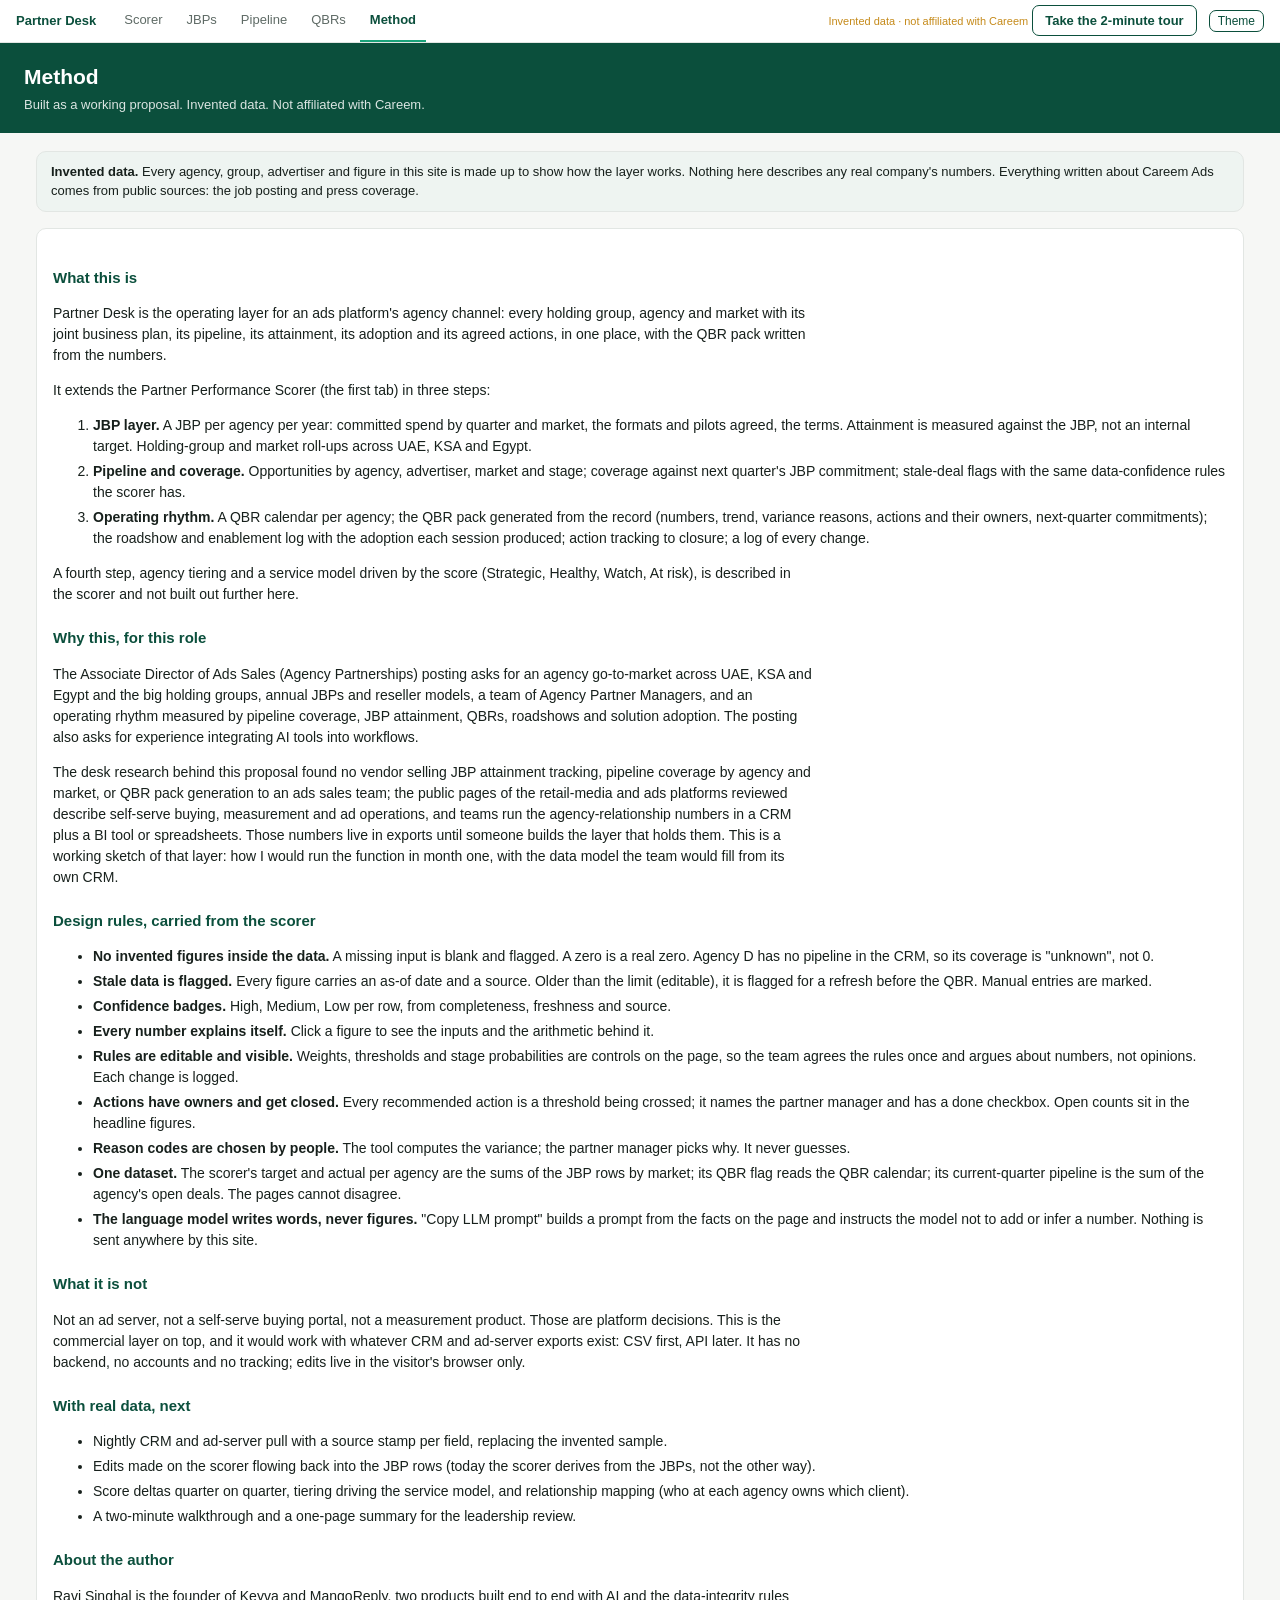
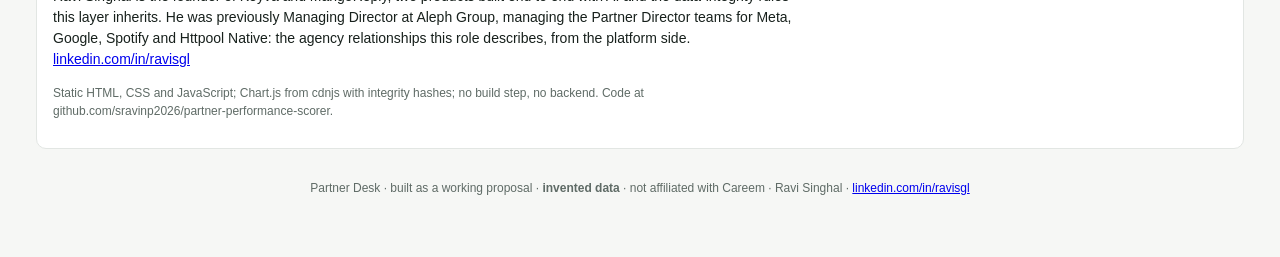
<file: method.html>
<!doctype html>
<html lang="en">
<head>
<meta charset="utf-8">
<meta name="viewport" content="width=device-width, initial-scale=1">
<title>Method · Partner Desk</title>
<meta name="description" content="What Partner Desk is, the proposal behind it in plain language, the design rules, what it is not, and who built it. Invented data; not affiliated with Careem.">
<link rel="stylesheet" href="styles.css">
<script src="data.js"></script>
<script src="tour.js"></script>
</head>
<body>
<nav id="nav" aria-label="Partner Desk"></nav>
<header>
  <div><h1>Method</h1>
  <p>Built as a working proposal. Invented data. Not affiliated with Careem.</p></div>
</header>
<main class="method">
  <div class="banner"><b>Invented data.</b> Every agency, group, advertiser and figure in this site is made up to show how the layer works. Nothing here describes any real company's numbers. Everything written about Careem Ads comes from public sources: the job posting and press coverage.</div>

  <div class="card">
  <h2>What this is</h2>
  <p>Partner Desk is the operating layer for an ads platform's agency channel: every holding group, agency and market with its joint business plan, its pipeline, its attainment, its adoption and its agreed actions, in one place, with the QBR pack written from the numbers.</p>
  <p>It extends the Partner Performance Scorer (the first tab) in three steps:</p>
  <ol>
    <li><b>JBP layer.</b> A JBP per agency per year: committed spend by quarter and market, the formats and pilots agreed, the terms. Attainment is measured against the JBP, not an internal target. Holding-group and market roll-ups across UAE, KSA and Egypt.</li>
    <li><b>Pipeline and coverage.</b> Opportunities by agency, advertiser, market and stage; coverage against next quarter's JBP commitment; stale-deal flags with the same data-confidence rules the scorer has.</li>
    <li><b>Operating rhythm.</b> A QBR calendar per agency; the QBR pack generated from the record (numbers, trend, variance reasons, actions and their owners, next-quarter commitments); the roadshow and enablement log with the adoption each session produced; action tracking to closure; a log of every change.</li>
  </ol>
  <p>A fourth step, agency tiering and a service model driven by the score (Strategic, Healthy, Watch, At risk), is described in the scorer and not built out further here.</p>

  <h2>Why this, for this role</h2>
  <p>The Associate Director of Ads Sales (Agency Partnerships) posting asks for an agency go-to-market across UAE, KSA and Egypt and the big holding groups, annual JBPs and reseller models, a team of Agency Partner Managers, and an operating rhythm measured by pipeline coverage, JBP attainment, QBRs, roadshows and solution adoption. The posting also asks for experience integrating AI tools into workflows.</p>
  <p>The desk research behind this proposal found no vendor selling JBP attainment tracking, pipeline coverage by agency and market, or QBR pack generation to an ads sales team; the public pages of the retail-media and ads platforms reviewed describe self-serve buying, measurement and ad operations, and teams run the agency-relationship numbers in a CRM plus a BI tool or spreadsheets. Those numbers live in exports until someone builds the layer that holds them. This is a working sketch of that layer: how I would run the function in month one, with the data model the team would fill from its own CRM.</p>

  <h2>Design rules, carried from the scorer</h2>
  <ul>
    <li><b>No invented figures inside the data.</b> A missing input is blank and flagged. A zero is a real zero. Agency D has no pipeline in the CRM, so its coverage is "unknown", not 0.</li>
    <li><b>Stale data is flagged.</b> Every figure carries an as-of date and a source. Older than the limit (editable), it is flagged for a refresh before the QBR. Manual entries are marked.</li>
    <li><b>Confidence badges.</b> High, Medium, Low per row, from completeness, freshness and source.</li>
    <li><b>Every number explains itself.</b> Click a figure to see the inputs and the arithmetic behind it.</li>
    <li><b>Rules are editable and visible.</b> Weights, thresholds and stage probabilities are controls on the page, so the team agrees the rules once and argues about numbers, not opinions. Each change is logged.</li>
    <li><b>Actions have owners and get closed.</b> Every recommended action is a threshold being crossed; it names the partner manager and has a done checkbox. Open counts sit in the headline figures.</li>
    <li><b>Reason codes are chosen by people.</b> The tool computes the variance; the partner manager picks why. It never guesses.</li>
    <li><b>One dataset.</b> The scorer's target and actual per agency are the sums of the JBP rows by market; its QBR flag reads the QBR calendar; its current-quarter pipeline is the sum of the agency's open deals. The pages cannot disagree.</li>
    <li><b>The language model writes words, never figures.</b> "Copy LLM prompt" builds a prompt from the facts on the page and instructs the model not to add or infer a number. Nothing is sent anywhere by this site.</li>
  </ul>

  <h2>What it is not</h2>
  <p>Not an ad server, not a self-serve buying portal, not a measurement product. Those are platform decisions. This is the commercial layer on top, and it would work with whatever CRM and ad-server exports exist: CSV first, API later. It has no backend, no accounts and no tracking; edits live in the visitor's browser only.</p>

  <h2>With real data, next</h2>
  <ul>
    <li>Nightly CRM and ad-server pull with a source stamp per field, replacing the invented sample.</li>
    <li>Edits made on the scorer flowing back into the JBP rows (today the scorer derives from the JBPs, not the other way).</li>
    <li>Score deltas quarter on quarter, tiering driving the service model, and relationship mapping (who at each agency owns which client).</li>
    <li>A two-minute walkthrough and a one-page summary for the leadership review.</li>
  </ul>

  <h2>About the author</h2>
  <p>Ravi Singhal is the founder of Keyva and MangoReply, two products built end to end with AI and the data-integrity rules this layer inherits. He was previously Managing Director at Aleph Group, managing the Partner Director teams for Meta, Google, Spotify and Httpool Native: the agency relationships this role describes, from the platform side. <a href="https://www.linkedin.com/in/ravisgl">linkedin.com/in/ravisgl</a></p>
  <p class="note">Static HTML, CSS and JavaScript; Chart.js from cdnjs with integrity hashes; no build step, no backend. Code at github.com/sravinp2026/partner-performance-scorer.</p>
  </div>
  <footer id="foot"></footer>
</main>
<script>PD.mountChrome("Method");</script>
</body>
</html>
</file>
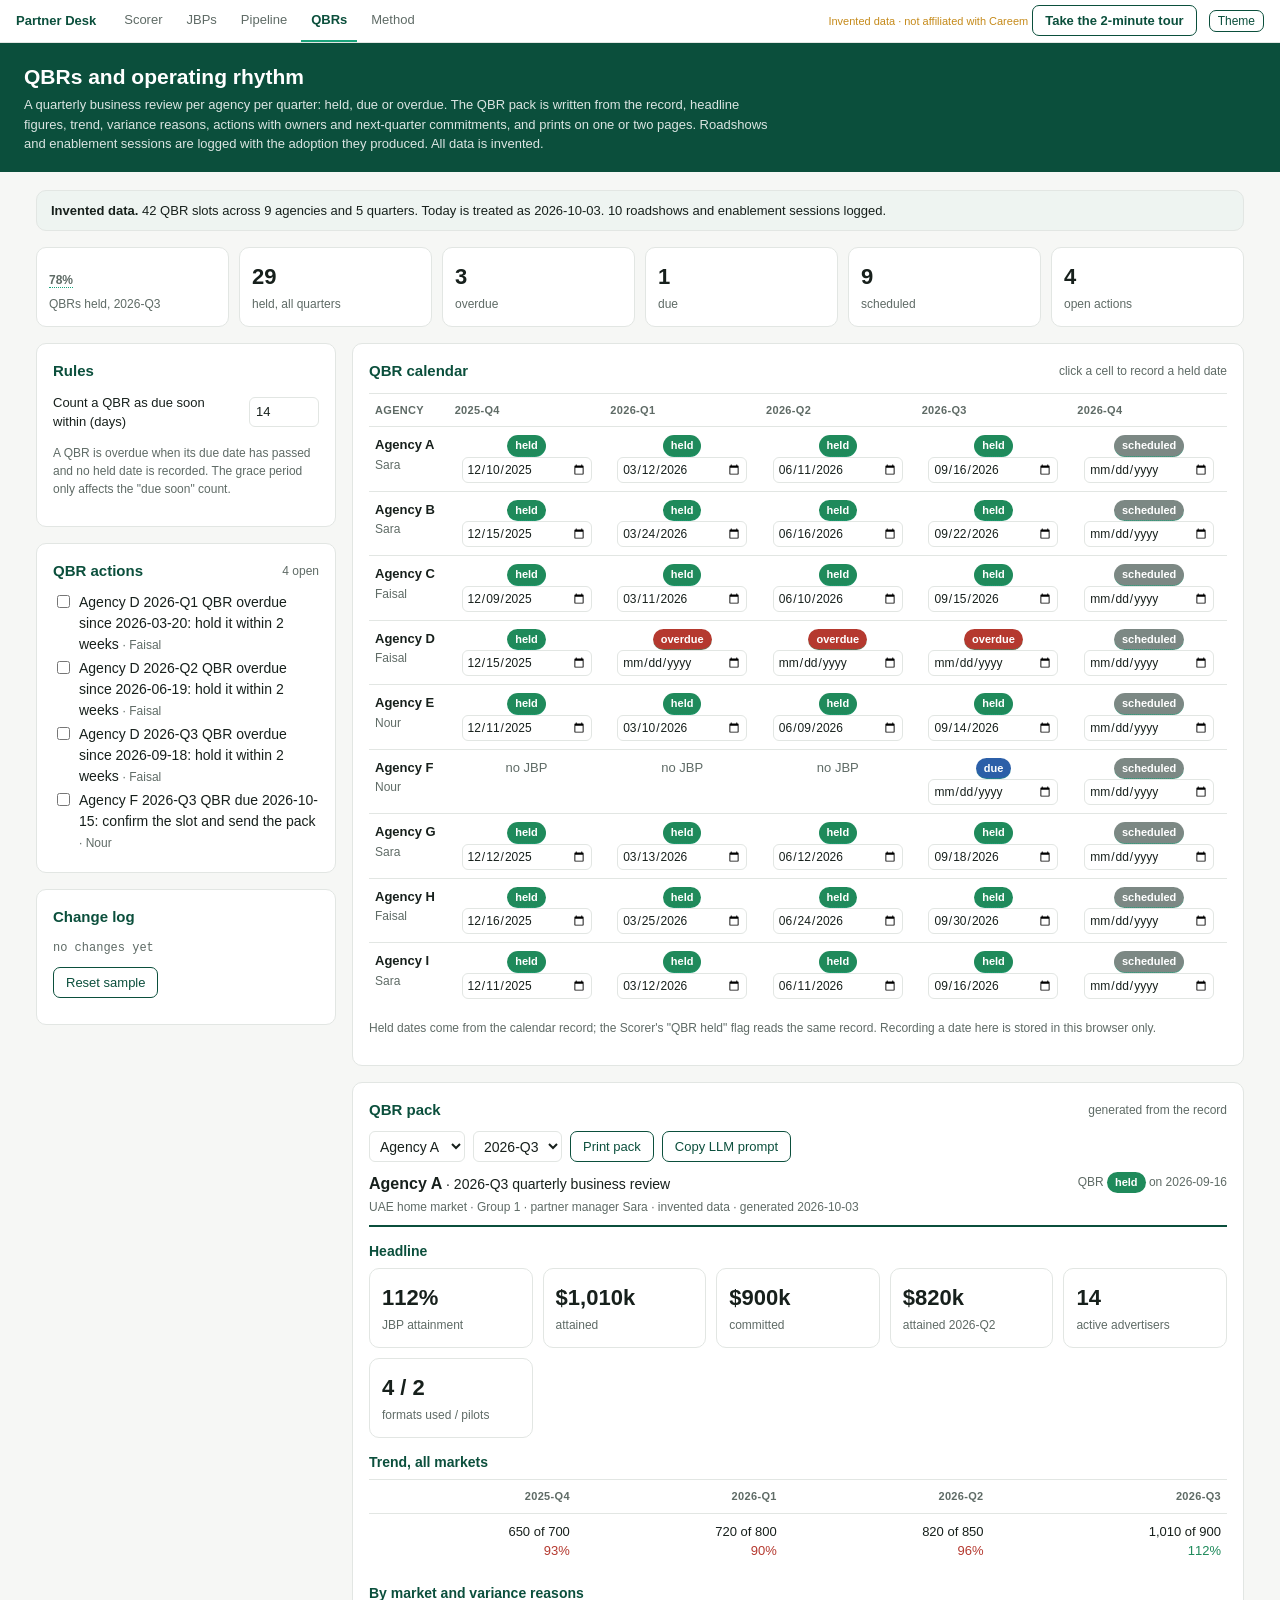
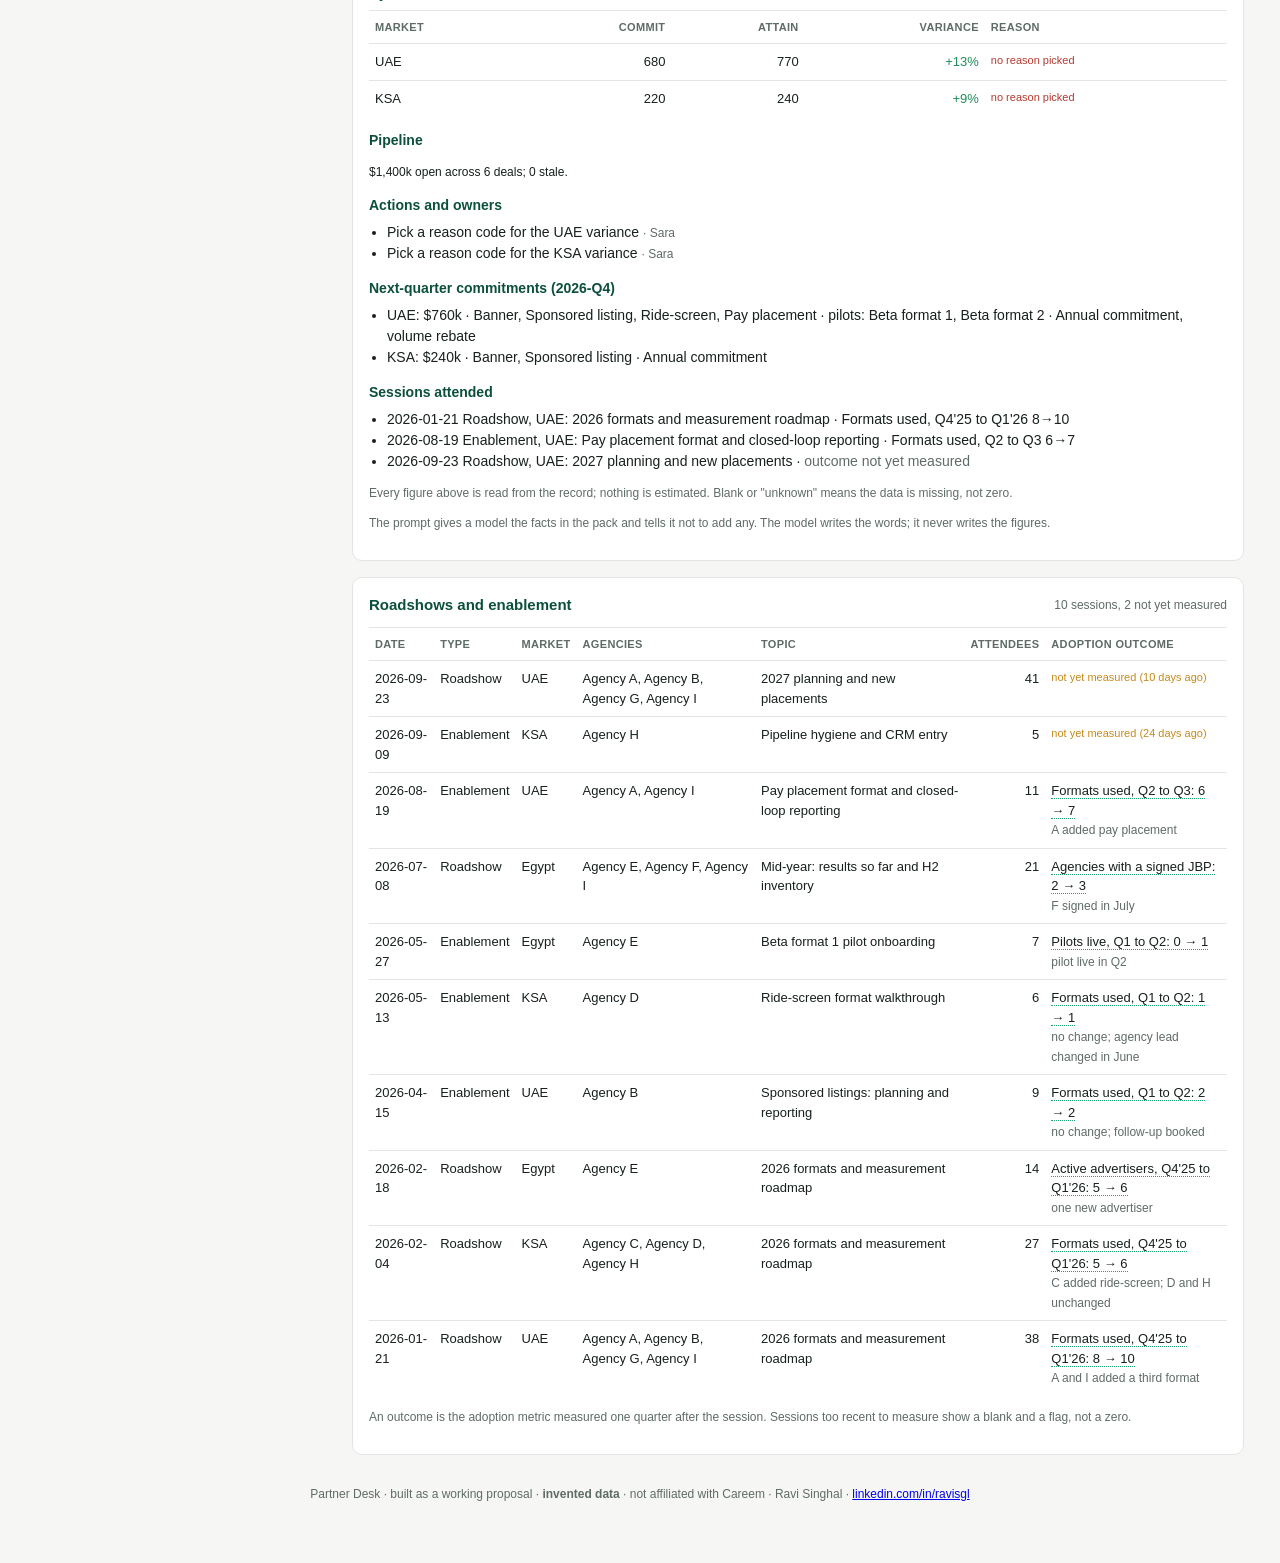
<file: qbrs.html>
<!doctype html>
<html lang="en">
<head>
<meta charset="utf-8">
<meta name="viewport" content="width=device-width, initial-scale=1">
<title>QBRs · Partner Desk</title>
<meta name="description" content="QBR calendar per agency (held, due, overdue), a printable QBR pack generated from the record, and the roadshow and enablement log with adoption outcomes. Invented data.">
<link rel="stylesheet" href="styles.css">
<script src="data.js"></script>
<script src="tour.js"></script>
</head>
<body>
<nav id="nav" aria-label="Partner Desk"></nav>
<header>
  <div><h1>QBRs and operating rhythm</h1>
  <p>A quarterly business review per agency per quarter: held, due or overdue. The QBR pack is written from the record, headline figures, trend, variance reasons, actions with owners and next-quarter commitments, and prints on one or two pages. Roadshows and enablement sessions are logged with the adoption they produced. All data is invented.</p></div>
</header>
<main>
  <div class="banner" id="banner"></div>
  <div class="kpis" id="kpis"></div>
  <div class="grid two">
    <div>
      <div class="card"><h2>Rules</h2><div id="rules"></div><p class="note">A QBR is overdue when its due date has passed and no held date is recorded. The grace period only affects the "due soon" count.</p></div>
      <div class="card"><h2>QBR actions <small id="aNote"></small></h2><ul class="acts" id="acts"></ul></div>
      <div class="card"><h2>Change log</h2><div class="log" id="log"></div><div class="btns"><button class="sec" id="resetBtn">Reset sample</button></div></div>
    </div>
    <div>
      <div class="card"><h2>QBR calendar <small>click a cell to record a held date</small></h2>
        <div class="scroll"><table id="cal" class="cal"><thead></thead><tbody></tbody></table></div>
        <p class="note">Held dates come from the calendar record; the Scorer's "QBR held" flag reads the same record. Recording a date here is stored in this browser only.</p></div>
      <div class="card" id="packWrap"><h2 class="noprint">QBR pack <small>generated from the record</small></h2>
        <div class="btns"><select id="packAgency"></select><select id="packQ"></select><button class="sec" id="printBtn">Print pack</button><button class="sec" id="copyBtn">Copy LLM prompt</button></div>
        <div class="pack" id="pack"></div>
        <p class="note noprint" style="margin-top:10px">The prompt gives a model the facts in the pack and tells it not to add any. The model writes the words; it never writes the figures.</p></div>
      <div class="card"><h2>Roadshows and enablement <small id="eNote"></small></h2>
        <div class="scroll"><table id="ev"><thead><tr><th>Date</th><th>Type</th><th>Market</th><th>Agencies</th><th>Topic</th><th class="r">Attendees</th><th>Adoption outcome</th></tr></thead><tbody></tbody></table></div>
        <p class="note">An outcome is the adoption metric measured one quarter after the session. Sessions too recent to measure show a blank and a flag, not a zero.</p></div>
    </div>
  </div>
  <footer id="foot"></footer>
</main>
<script>
(function(){
const {esc,fmt,money,isNum,pct}=PD;
const S=PD.load();
if(S.packAgency===undefined)S.packAgency="A";if(S.packQ===undefined)S.packQ="2026-Q3";
const R_LABEL={qbrGraceDays:"Count a QBR as due soon within (days)"};
const vcls=v=>v===null?"var-flat":v>0?"var-pos":v<0?"var-neg":"var-flat";
function qbrActions(list){const out=[];list.forEach(x=>{const st=PD.qbrStatus(x);const a=PD.agency(x.agency);
 if(st==="overdue")out.push({key:`qbr|${x.agency}|${x.quarter}`,text:`${a.name} ${x.quarter} QBR overdue since ${x.due}: hold it within 2 weeks`,owner:a.manager,rule:"due date passed, no held date"});
 else if(st==="due"&&PD.daysBetween(PD.TODAY,x.due)<=S.qbrGraceDays)out.push({key:`qbr|${x.agency}|${x.quarter}|soon`,text:`${a.name} ${x.quarter} QBR due ${x.due}: confirm the slot and send the pack`,owner:a.manager,rule:`due within ${S.qbrGraceDays} days`})});return out}
function packData(aid,q){
 const a=PD.agency(aid);const rows=PD.jbpRows();const cur=rows.filter(r=>r.agency===aid&&r.quarter===q);const pq=PD.prevQ(q);const prev=pq?rows.filter(r=>r.agency===aid&&r.quarter===pq):[];
 const sum=(rs,k)=>rs.every(r=>isNum(r[k]))&&rs.length?rs.reduce((s,r)=>s+ +r[k],0):null;
 const C=sum(cur,"commit"),A=sum(cur,"attain"),PA=sum(prev,"attain");
 const x=(PD.EXTRAS[aid]||{})[q];const qb=PD.qbrs().find(z=>z.agency===aid&&z.quarter===q);
 const nq=PD.nextQ(q);const next=nq?rows.filter(r=>r.agency===aid&&r.quarter===nq):[];
 const opps=PD.opps().filter(o=>o.agency===aid&&PD.isOpen(o));const anyOpp=PD.opps().some(o=>o.agency===aid);
 const trend=PD.QUARTERS.map(z=>{const rs=rows.filter(r=>r.agency===aid&&r.quarter===z);return{q:z,c:sum(rs,"commit"),a:sum(rs,"attain"),has:rs.length>0}});
 const acts=[];cur.forEach(r=>{const p=pct(r.attain,r.commit);if(p!==null&&p<S.lowAttain)acts.push({text:`${r.market} at ${p}% of commitment: agree a recovery plan`,owner:a.manager,key:r.key+"|recover"});if(p!==null&&Math.abs(p-100)>S.onPlanBand&&!r.reason)acts.push({text:`Pick a reason code for the ${r.market} variance`,owner:a.manager,key:r.key+"|reason"});if(!isNum(r.attain))acts.push({text:`Fill the ${r.market} attainment figure`,owner:a.manager,key:r.key+"|fill"})});
 if(qb&&PD.qbrStatus(qb)==="overdue")acts.push({text:`Hold the overdue ${q} QBR`,owner:a.manager,key:`qbr|${aid}|${q}`});
 if(!anyOpp)acts.push({text:"Enter the pipeline in the CRM",owner:a.manager,key:`pipe|${aid}|none`});
 const events=PD.EVENTS.filter(e=>e.agencies.includes(aid));
 return{a,q,cur,C,A,PA,x,qb,nq,next,opps,anyOpp,trend,acts,events,pq};
}
function packText(d){const att=pct(d.A,d.C);
 return`${d.a.name} (${d.a.market} home market, ${d.a.group}; partner manager ${d.a.manager}) — ${d.q} QBR pack
Commitment ${d.C===null?"unknown":"$"+fmt(d.C)+"k"}, attainment ${d.A===null?"unknown":"$"+fmt(d.A)+"k"} (${att===null?"not computed":att+"% of JBP"}). Previous quarter attainment ${d.PA===null?"unknown or no JBP":"$"+fmt(d.PA)+"k"}.
By market: ${d.cur.map(r=>`${r.market} ${isNum(r.attain)?"$"+fmt(r.attain)+"k":"unknown"} of $${fmt(r.commit)}k${r.reason?" ("+r.reason+")":""}`).join("; ")||"no JBP rows"}.
Active advertisers ${d.x?d.x[0]:"unknown"}, formats used ${d.x?d.x[1]:"unknown"}, pilots ${d.x?d.x[2]:"unknown"}. Figures as of ${d.x?d.x[4]:"unknown"} from ${d.x?d.x[5]:"unknown source"}.
QBR ${d.qb?(d.qb.held?"held "+d.qb.held:PD.qbrStatus(d.qb)+", due "+d.qb.due):"not scheduled"}.
Open pipeline: ${d.anyOpp?"$"+fmt(d.opps.reduce((s,o)=>s+o.value,0))+"k across "+d.opps.length+" deals":"unknown, no opportunities in the CRM"}.
Next quarter (${d.nq||"none"}) commitments: ${d.next.map(r=>`${r.market} $${fmt(r.commit)}k`).join(", ")||"none recorded"}.
Agreed actions:
${d.acts.map(x=>`• ${x.text} (owner ${x.owner}${S.done[x.key]?", done":""})`).join("\n")||"• none open"}`}
function renderPack(){const d=packData(S.packAgency,S.packQ);const att=pct(d.A,d.C);
 document.getElementById("pack").innerHTML=`<div class="head"><div><b style="font-size:16px">${esc(d.a.name)}</b> · ${esc(d.q)} quarterly business review<br><span class="note">${esc(d.a.market)} home market · ${esc(d.a.group)} · partner manager ${esc(d.a.manager)} · invented data · generated ${PD.TODAY}</span></div><div class="note">${d.qb?`QBR <span class="pill s-${PD.qbrStatus(d.qb)}">${PD.qbrStatus(d.qb)}</span> ${d.qb.held?"on "+d.qb.held:"due "+d.qb.due}`:"no QBR scheduled"}</div></div>
 <h3>Headline</h3><div class="kpis">${[[att===null?"unknown":att+"%","JBP attainment"],[d.A===null?"unknown":money(d.A),"attained"],[d.C===null?"unknown":money(d.C),"committed"],[d.PA===null?"—":money(d.PA),`attained ${d.pq||"previous quarter"}`],[d.x?d.x[0]:"unknown","active advertisers"],[d.x?`${d.x[1]} / ${d.x[2]}`:"unknown","formats used / pilots"]].map(([b,s])=>`<div class="kpi"><b>${esc(String(b))}</b><span>${s}</span></div>`).join("")}</div>
 ${d.x&&PD.ageOf(d.x[4])>45?`<p class="flag red">Figures are ${PD.ageOf(d.x[4])} days old (${esc(d.x[5])}); refresh before presenting.</p>`:""}
 <h3>Trend, all markets</h3><div class="scroll"><table><thead><tr>${d.trend.map(t=>`<th class="r">${t.q}</th>`).join("")}</tr></thead><tbody><tr>${d.trend.map(t=>`<td class="r">${!t.has?"<span class='muted'>no JBP</span>":t.a===null?"<span class='muted'>unknown</span>":`${fmt(t.a)} of ${fmt(t.c)}<br><span class="${vcls(Math.round(t.a/t.c*100)-100)}">${Math.round(t.a/t.c*100)}%</span>`}</td>`).join("")}</tr></tbody></table></div>
 <h3>By market and variance reasons</h3><div class="scroll"><table><thead><tr><th>Market</th><th class="r">Commit</th><th class="r">Attain</th><th class="r">Variance</th><th>Reason</th></tr></thead><tbody>${d.cur.map(r=>{const p=pct(r.attain,r.commit);return`<tr><td>${esc(r.market)}</td><td class="r">${fmt(r.commit)}</td><td class="r">${isNum(r.attain)?fmt(r.attain):"<span class='muted'>unknown</span>"}</td><td class="r ${vcls(p===null?null:p-100)}">${p===null?"—":(p-100>0?"+":"")+(p-100)+"%"}</td><td>${r.reason?esc(r.reason):p!==null&&Math.abs(p-100)<=S.onPlanBand?"<span class='muted'>on plan</span>":"<span class='flag red'>no reason picked</span>"}</td></tr>`}).join("")||"<tr><td colspan=5 class='muted'>no JBP rows for this quarter</td></tr>"}</tbody></table></div>
 <h3>Pipeline</h3><p class="mini">${d.anyOpp?`${money(d.opps.reduce((s,o)=>s+o.value,0))} open across ${d.opps.length} deals; ${d.opps.filter(o=>PD.ageOf(o.asOf)>S.staleDays).length} stale.`:"<span class='flag red'>No opportunities in the CRM: pipeline unknown.</span>"}</p>
 <h3>Actions and owners</h3><ul>${d.acts.map(x=>`<li class="${S.done[x.key]?"muted":""}">${esc(x.text)} <span class="note">· ${esc(x.owner)}${S.done[x.key]?" · done":""}</span></li>`).join("")||"<li class='muted'>none open</li>"}</ul>
 <h3>Next-quarter commitments ${d.nq?"("+d.nq+")":""}</h3><ul>${d.next.map(r=>`<li>${esc(r.market)}: ${money(r.commit)} · ${esc(r.formats.join(", "))}${r.pilots.length?" · pilots: "+esc(r.pilots.join(", ")):""} · ${esc(r.terms)}</li>`).join("")||"<li class='muted'>none recorded</li>"}</ul>
 <h3>Sessions attended</h3><ul>${d.events.map(e=>`<li>${e.date} ${esc(e.type)}, ${esc(e.market)}: ${esc(e.topic)}${e.outcome?` · ${esc(e.outcome.metric)} ${e.outcome.before}→${e.outcome.after}`:" · <span class='muted'>outcome not yet measured</span>"}</li>`).join("")||"<li class='muted'>none</li>"}</ul>
 <p class="note">Every figure above is read from the record; nothing is estimated. Blank or "unknown" means the data is missing, not zero.</p>`;
}
function render(){
 const list=PD.qbrs();const rd=document.getElementById("rules");if(!rd.children.length){rd.innerHTML=Object.keys(R_LABEL).map(k=>`<label class="rule">${R_LABEL[k]}<input type="number" step="any" data-r="${k}" value="${S[k]}"></label>`).join("");rd.querySelectorAll("input").forEach(i=>i.onchange=e=>{S[e.target.dataset.r]=+e.target.value;PD.logIt(`Rule "${R_LABEL[e.target.dataset.r]}" → ${e.target.value}`);render()})}
 const st=s=>list.filter(x=>PD.qbrStatus(x)===s).length;const cq=list.filter(x=>x.quarter===S.packQ);
 const acts=qbrActions(list);const open=acts.filter(a=>!S.done[a.key]).length;
 document.getElementById("kpis").innerHTML=[[`<span class="fig" data-fig="held">${cq.length?Math.round(cq.filter(x=>x.held).length/cq.length*100)+"%":"—"}</span>`,`QBRs held, ${S.packQ}`],[st("held"),"held, all quarters"],[st("overdue"),"overdue"],[st("due"),"due"],[st("scheduled"),"scheduled"],[open,"open actions"]].map(([b,s])=>`<div class="kpi"><b>${b}</b><span>${s}</span></div>`).join("");
 document.getElementById("banner").innerHTML=`<b>Invented data.</b> ${list.length} QBR slots across ${PD.AGENCIES.length} agencies and ${PD.ALL_Q.length} quarters. Today is treated as ${PD.TODAY}. ${PD.EVENTS.length} roadshows and enablement sessions logged.`;
 document.querySelector("#cal thead").innerHTML=`<tr><th>Agency</th>${PD.ALL_Q.map(q=>`<th>${q}</th>`).join("")}</tr>`;
 document.querySelector("#cal tbody").innerHTML=PD.AGENCIES.map(a=>`<tr><td><b>${esc(a.name)}</b><br><span class="note">${esc(a.manager)}</span></td>${PD.ALL_Q.map(q=>{const x=list.find(z=>z.agency===a.id&&z.quarter===q);if(!x)return`<td class="muted">no JBP</td>`;const s=PD.qbrStatus(x);return`<td><span class="pill s-${s} fig" data-fig="q|${a.id}|${q}" title="due ${x.due}">${s}</span><br><input class="cell inline" type="date" data-held="${a.id}|${q}" value="${esc(x.held||"")}" title="held on"></td>`}).join("")}</tr>`).join("");
 document.getElementById("aNote").textContent=`${open} open`;
 document.getElementById("acts").innerHTML=acts.map(x=>`<li class="${S.done[x.key]?"done":""}"><input type="checkbox" data-done="${x.key}" ${S.done[x.key]?"checked":""} title="${esc(x.rule)}"><span>${esc(x.text)} <span class="note">· ${esc(x.owner)}</span></span></li>`).join("")||"<li><span class='note'>none</span></li>";
 const pa=document.getElementById("packAgency"),pq=document.getElementById("packQ");if(!pa.options.length){PD.AGENCIES.forEach(a=>pa.add(new Option(a.name,a.id)));PD.QUARTERS.forEach(q=>pq.add(new Option(q,q)))}pa.value=S.packAgency;pq.value=S.packQ;
 renderPack();
 document.getElementById("eNote").textContent=`${PD.EVENTS.length} sessions, ${PD.EVENTS.filter(e=>!e.outcome).length} not yet measured`;
 document.querySelector("#ev tbody").innerHTML=PD.EVENTS.slice().sort((a,b)=>b.date.localeCompare(a.date)).map(e=>`<tr><td>${e.date}</td><td>${esc(e.type)}</td><td>${esc(e.market)}</td><td>${e.agencies.map(x=>esc(PD.agency(x).name)).join(", ")}</td><td>${esc(e.topic)}</td><td class="r">${e.attendees}</td><td>${e.outcome?`<span class="fig" data-fig="e|${e.id}">${esc(e.outcome.metric)}: ${e.outcome.before} → ${e.outcome.after}</span><br><span class="note">${esc(e.outcome.note)}</span>`:`<span class="flag">not yet measured (${PD.ageOf(e.date)} days ago)</span>`}</td></tr>`).join("");
 PD.renderLog(document.getElementById("log"));PD.save();
}
PD.wireFigures(document,id=>{const [t,a,q]=id.split("|");
 if(t==="q"){const x=PD.qbrs().find(z=>z.agency===a&&z.quarter===q);return{title:`${PD.agency(a).name} ${q} QBR`,rows:[["Due",x.due],["Held",x.held||"not yet"],["Status",PD.qbrStatus(x)],["Days from due to today",String(PD.daysBetween(x.due,PD.TODAY))]],note:"Overdue = due date passed with no held date. The Scorer's QBR flag for this quarter reads the same record."}}
 if(t==="held"){const cq=PD.qbrs().filter(x=>x.quarter===S.packQ);return{title:`QBRs held, ${S.packQ}`,rows:[...cq.map(x=>[PD.agency(x.agency).name,x.held?"held "+x.held:PD.qbrStatus(x)]),["Held",`${cq.filter(x=>x.held).length} of ${cq.length}`]]}}
 if(t==="e"){const e=PD.EVENTS.find(z=>z.id===a);return{title:`${e.date} ${e.type}, ${e.market}`,rows:[["Topic",e.topic],["Agencies",e.agencies.map(x=>PD.agency(x).name).join(", ")],["Attendees",String(e.attendees)],["Metric",e.outcome.metric],["Before",String(e.outcome.before)],["After",String(e.outcome.after)],["Note",e.outcome.note]],note:"Adoption is read from the agencies' quarterly inputs one quarter after the session; a causal claim is not made."}}
 return null});
document.getElementById("packAgency").onchange=e=>{S.packAgency=e.target.value;render()};document.getElementById("packQ").onchange=e=>{S.packQ=e.target.value;render()};
document.getElementById("printBtn").onclick=()=>{document.body.classList.add("print-pack");window.print()};window.addEventListener("afterprint",()=>document.body.classList.remove("print-pack"));
document.getElementById("copyBtn").onclick=e=>PD.copyText(e.target,`You are writing a quarterly business review narrative for an agency partner of an ads business. Use only the facts below. Do not add, round differently, or infer any number; where a figure says unknown, say so rather than estimate it. Write about 200 words for a senior agency lead: what went well, what did not and why (use the reason codes given), the agreed actions with owners, and next quarter's commitments.\n\nFACTS\n${packText(packData(S.packAgency,S.packQ))}`,"Copy LLM prompt");
document.addEventListener("change",e=>{const el=e.target;
 if(el.dataset.held!==undefined){const [a,q]=el.dataset.held.split("|");const k=a+"|"+q;const old=(PD.qbrs().find(z=>z.agency===a&&z.quarter===q)||{}).held;S.qbr[k]=Object.assign(S.qbr[k]||{},{held:el.value||null});PD.logIt(`${PD.agency(a).name} ${q} QBR held: ${old||"—"} → ${el.value||"—"}`);render()}
 else if(el.dataset.done){if(el.checked)S.done[el.dataset.done]=true;else delete S.done[el.dataset.done];PD.logIt(`${el.checked?"Closed":"Reopened"} action: ${el.nextElementSibling.textContent.slice(0,60)}`);render()}});
document.getElementById("resetBtn").onclick=()=>{if(confirm("Reset Partner Desk edits (JBPs, Pipeline, QBRs) to the sample?")){PD.reset();location.reload()}};
PD.mountChrome("QBRs");render();
})();
</script>
</body>
</html>
</file>
<file: styles.css>
/* Partner Desk shared stylesheet. The scorer's original rules come first, unchanged; Partner Desk additions follow. */
:root{--bg:#f6f7f5;--card:#fff;--ink:#17201c;--muted:#5f6b66;--line:#e2e6e3;--brand:#0b4f3c;--brand2:#1aa37a;--soft:#eef4f1;--red:#b5392f;--amber:#c58a1a;--green:#1f8a5b;--blue:#2c5fa8;--grey:#7c8884}
@media(prefers-color-scheme:dark){:root:not([data-theme=light]){--bg:#111614;--card:#1a211e;--ink:#e8ece9;--muted:#9aa5a0;--line:#2b3430;--brand:#0f6b52;--soft:#1f2a25}}
:root[data-theme=dark]{--bg:#111614;--card:#1a211e;--ink:#e8ece9;--muted:#9aa5a0;--line:#2b3430;--brand:#0f6b52;--soft:#1f2a25}
*{box-sizing:border-box}body{margin:0;font:14px/1.5 -apple-system,BlinkMacSystemFont,"Segoe UI",Roboto,Helvetica,Arial,sans-serif;background:var(--bg);color:var(--ink)}
header{background:var(--brand);color:#fff;padding:18px 24px;display:flex;flex-wrap:wrap;gap:12px;align-items:center;justify-content:space-between}
header h1{margin:0;font-size:21px}header p{margin:3px 0 0;opacity:.85;font-size:13px;max-width:760px}
.qsel{display:flex;gap:8px;align-items:center;font-size:13px}.qsel select{font:inherit;padding:6px 8px;border-radius:6px;border:1px solid rgba(255,255,255,.4);background:rgba(255,255,255,.12);color:#fff}
main{max-width:1240px;margin:0 auto;padding:18px 16px 60px}
.grid{display:grid;gap:16px;grid-template-columns:minmax(0,1fr)}.grid>div{min-width:0}@media(min-width:960px){.grid.two{grid-template-columns:300px minmax(0,1fr)}}
.chart{position:relative;min-width:0}canvas{max-width:100%}
.card{background:var(--card);border:1px solid var(--line);border-radius:10px;padding:16px}.card+.card{margin-top:16px}
.card h2{margin:0 0 10px;font-size:15px;color:var(--brand);display:flex;justify-content:space-between;align-items:center;gap:8px}.card h2 small{font-weight:400;color:var(--muted);font-size:12px}
.kpis{display:grid;grid-template-columns:repeat(auto-fit,minmax(150px,1fr));gap:10px;margin-bottom:16px}
.kpi{background:var(--card);border:1px solid var(--line);border-radius:10px;padding:12px}.kpi b{display:block;font-size:22px}.kpi span{color:var(--muted);font-size:12px}
label.w{display:grid;grid-template-columns:1fr 34px;grid-template-areas:"t o" "r r";align-items:center;gap:2px 8px;margin:8px 0;font-size:13px}label.w input{grid-area:r;width:100%}label.w output{grid-area:o;text-align:right;font-variant-numeric:tabular-nums}
.rule{display:grid;grid-template-columns:1fr 70px;gap:8px;align-items:center;font-size:13px;margin:6px 0}.rule input{width:100%;font:inherit;padding:4px 6px;border:1px solid var(--line);border-radius:6px;background:var(--card);color:var(--ink)}
table{width:100%;border-collapse:collapse;font-size:13px}th,td{border-top:1px solid var(--line);padding:8px 6px;text-align:left;vertical-align:top}th{font-size:11px;text-transform:uppercase;letter-spacing:.03em;color:var(--muted);user-select:none}th.sort{cursor:pointer}
#tbl td:first-child{min-width:130px}#tbl td:first-child b{white-space:nowrap}td.num{text-align:right;font-variant-numeric:tabular-nums}.score{font-size:18px;font-weight:700}.score.na{color:var(--muted);font-size:14px}
.tier,.conf{display:inline-block;padding:2px 8px;border-radius:999px;font-size:11px;font-weight:600;color:#fff;white-space:nowrap}
.t-Strategic{background:var(--green)}.t-Healthy{background:var(--blue)}.t-Watch{background:var(--amber)}.t-Atrisk{background:var(--red)}.t-Notscored{background:var(--grey)}
.c-High{background:var(--green)}.c-Medium{background:var(--amber)}.c-Low{background:var(--red)}
.bars{display:grid;gap:3px;min-width:120px}.bar{height:6px;background:var(--soft);border-radius:3px;position:relative}.bar i{position:absolute;left:0;top:0;height:6px;border-radius:3px;background:var(--brand2)}.bar.na{background:repeating-linear-gradient(90deg,var(--soft) 0 4px,transparent 4px 7px)}
ul.acts{margin:0;padding-left:0;list-style:none;min-width:240px}ul.acts li{margin:3px 0;display:flex;gap:6px;align-items:flex-start}ul.acts li.done span{text-decoration:line-through;color:var(--muted)}ul.acts input{margin-top:3px}
.flag{font-size:11px;color:var(--amber);display:block}.flag.red{color:var(--red)}
.btns{display:flex;flex-wrap:wrap;gap:8px;margin:10px 0}button,.btn{border:1px solid var(--brand);background:var(--brand);color:#fff;border-radius:7px;padding:7px 12px;font-size:13px;cursor:pointer}button.sec,.btn.sec{background:var(--card);color:var(--brand)}button.sm{padding:2px 8px;font-size:12px}
input.cell{width:100%;border:1px solid transparent;background:transparent;padding:3px 4px;border-radius:4px;font:inherit;color:var(--ink)}input.cell:focus{border-color:var(--brand2);background:var(--card);outline:none}input.cell[type=number]{width:74px;text-align:right}input.cell[type=date]{width:130px}
input.cell.empty{background:var(--soft)}
details summary{cursor:pointer;color:var(--brand);font-weight:600}textarea{width:100%;min-height:170px;font:12px/1.4 ui-monospace,Menlo,monospace;border:1px solid var(--line);border-radius:7px;padding:8px;background:var(--card);color:var(--ink)}
.note{font-size:12px;color:var(--muted)}.chart{height:220px}.spark{width:70px;height:22px;vertical-align:middle}
.why{background:var(--soft);border-radius:8px;padding:10px 12px;font-size:13px;overflow:auto}.why table{font-size:12px}.why td,.why th{padding:4px 6px}
.log{font:12px/1.5 ui-monospace,Menlo,monospace;max-height:180px;overflow:auto;color:var(--muted)}
footer{text-align:center;color:var(--muted);font-size:12px;margin-top:30px}.row-Atrisk td:first-child{border-left:3px solid var(--red)}.row-Notscored td{opacity:.75}
.banner{background:var(--soft);border:1px solid var(--line);border-radius:10px;padding:10px 14px;font-size:13px;margin-bottom:16px}

/* ---------- Partner Desk additions ---------- */
nav.top{background:var(--card);border-bottom:1px solid var(--line);padding:0 16px;display:flex;flex-wrap:wrap;align-items:center;gap:2px 4px;font-size:13px}
nav.top .brand{font-weight:700;color:var(--brand);padding:10px 8px 10px 0;margin-right:6px;text-decoration:none;white-space:nowrap}
nav.top a.tab{color:var(--muted);text-decoration:none;padding:10px 10px;border-bottom:2px solid transparent;white-space:nowrap}
nav.top a.tab:hover{color:var(--ink)}nav.top a.tab[aria-current=page]{color:var(--brand);border-bottom-color:var(--brand2);font-weight:600}
nav.top .spacer{flex:1}nav.top .tag{font-size:11px;color:var(--amber);white-space:nowrap;padding:6px 0}
nav.top button.theme{padding:3px 8px;font-size:12px;margin-left:8px}
@media(max-width:480px){nav.top .tag{display:none}}
.scroll{overflow:auto;max-width:100%}
select,input[type=date],input[type=number],input[type=text]{font:inherit;color:var(--ink);background:var(--card);border:1px solid var(--line);border-radius:6px;padding:4px 6px;max-width:100%}
select.inline,input.inline{padding:2px 4px;font-size:12px}
.fig{cursor:pointer;border-bottom:1px dotted var(--brand2);font-variant-numeric:tabular-nums}.fig:hover{background:var(--soft)}
.fig.na{color:var(--muted);border-bottom-style:dashed}
.kpi b.fig{display:inline-block}
.filters{display:flex;flex-wrap:wrap;gap:8px;align-items:center;margin:0 0 10px;font-size:13px}.filters label{display:flex;gap:4px;align-items:center}
.pill{display:inline-block;padding:2px 8px;border-radius:999px;font-size:11px;font-weight:600;white-space:nowrap;color:#fff}
.s-held{background:var(--green)}.s-due{background:var(--blue)}.s-overdue{background:var(--red)}.s-scheduled{background:var(--grey)}
.var-pos{color:var(--green)}.var-neg{color:var(--red)}.var-flat{color:var(--muted)}
.stale{color:var(--red);font-size:11px}
dialog.explain{border:1px solid var(--line);border-radius:10px;background:var(--card);color:var(--ink);padding:16px;max-width:min(560px,calc(100vw - 32px));font-size:13px}
dialog.explain::backdrop{background:rgba(0,0,0,.35)}dialog.explain h3{margin:0 0 8px;font-size:14px;color:var(--brand)}dialog.explain table{font-size:12px}dialog.explain td,dialog.explain th{padding:4px 6px}
.pack{background:var(--card)}.pack h3{margin:14px 0 6px;font-size:14px;color:var(--brand)}.pack .kpis{margin-bottom:10px}
.pack .head{display:flex;justify-content:space-between;flex-wrap:wrap;gap:8px;border-bottom:2px solid var(--brand);padding-bottom:8px}
.pack ul{margin:4px 0;padding-left:18px}
.method p{max-width:760px}.method h2{margin-top:22px}.method li{margin:4px 0}
.mini{font-size:12px}
td.r,th.r{text-align:right;font-variant-numeric:tabular-nums}
.muted{color:var(--muted)}
.cal td{text-align:center}.cal td:first-child{text-align:left;white-space:nowrap}
@media print{
  nav.top,header,footer,.noprint,.btns,.banner,.filters,dialog{display:none !important}
  body{background:#fff;color:#000}main{max-width:none;padding:0}
  body.print-pack main>*:not(#packWrap){display:none !important}
  .card{border:none;padding:0;break-inside:avoid}.pack{padding:0}
  .fig{border-bottom:none}
}

/* ---------- Guided tour (tour.js) ---------- */
.pd-tour-block{position:fixed;inset:0;z-index:9998;background:transparent}
.pd-tour-spot{position:fixed;z-index:9999;border-radius:8px;pointer-events:none;box-shadow:0 0 0 3px var(--brand2),0 0 0 9999px rgba(8,14,11,.62)}
.pd-tour-card{position:fixed;z-index:10001;width:340px;max-width:calc(100vw - 24px);background:var(--card);color:var(--ink);border:1px solid var(--line);border-radius:12px;padding:14px 16px;box-shadow:0 10px 30px rgba(0,0,0,.35)}
.pd-tour-card h2{margin:2px 0 6px;font-size:15px;color:var(--brand)}
:root[data-theme=dark] .pd-tour-card h2{color:var(--brand2)}
@media(prefers-color-scheme:dark){:root:not([data-theme=light]) .pd-tour-card h2{color:var(--brand2)}}
.pd-tour-card p{margin:0 0 10px;font-size:13px}
.pd-tour-count{font-size:11px;color:var(--muted);text-transform:uppercase;letter-spacing:.04em}
.pd-tour-btns,.pd-tour-extra{display:flex;flex-wrap:wrap;gap:8px;align-items:center}
.pd-tour-extra{margin-bottom:10px}.pd-tour-extra:empty{display:none}
.pd-tour-extra .btn{text-decoration:none;display:inline-block;background:var(--brand);color:#fff}
.pd-tour-skip{margin-left:auto;border-color:transparent;background:transparent}
.pd-tour-card button:disabled{opacity:.45;cursor:default}
.pd-tour-card button:focus-visible,.pd-tour-card a:focus-visible,.pd-tour-chip button:focus-visible,.pd-tour-hero:focus-visible{outline:3px solid var(--brand2);outline-offset:2px}
button.pd-tour-nav{border-color:var(--brand);font-weight:600}
.pd-tour-hero{display:block;margin-top:10px;background:#fff;color:#0b4f3c;border:1px solid #fff;font-weight:700;font-size:14px;padding:9px 16px;border-radius:8px;cursor:pointer}
.pd-tour-chip{position:fixed;left:16px;bottom:16px;z-index:9000;display:flex;gap:6px;align-items:center;background:var(--card);border:1px solid var(--line);border-radius:999px;padding:5px 6px 5px 6px;box-shadow:0 4px 16px rgba(0,0,0,.25)}
.pd-tour-chip button{border-radius:999px}.pd-tour-chip .pd-tour-x{padding:2px 9px;border-color:transparent;background:transparent;font-size:16px;line-height:1}
@media(max-width:600px){
  .pd-tour-card{left:8px;right:8px;bottom:8px;top:auto;width:auto;max-width:none}
  .pd-tour-chip{left:8px;right:8px;bottom:8px;justify-content:space-between}
  body.pd-touring-pad,html.pd-touring body{padding-bottom:230px}
}
@media(prefers-reduced-motion:no-preference){.pd-tour-spot{transition:left .18s,top .18s,width .18s,height .18s}}
@media print{.pd-tour-block,.pd-tour-spot,.pd-tour-card,.pd-tour-chip,.pd-tour-nav,.pd-tour-hero{display:none !important}}
</file>
